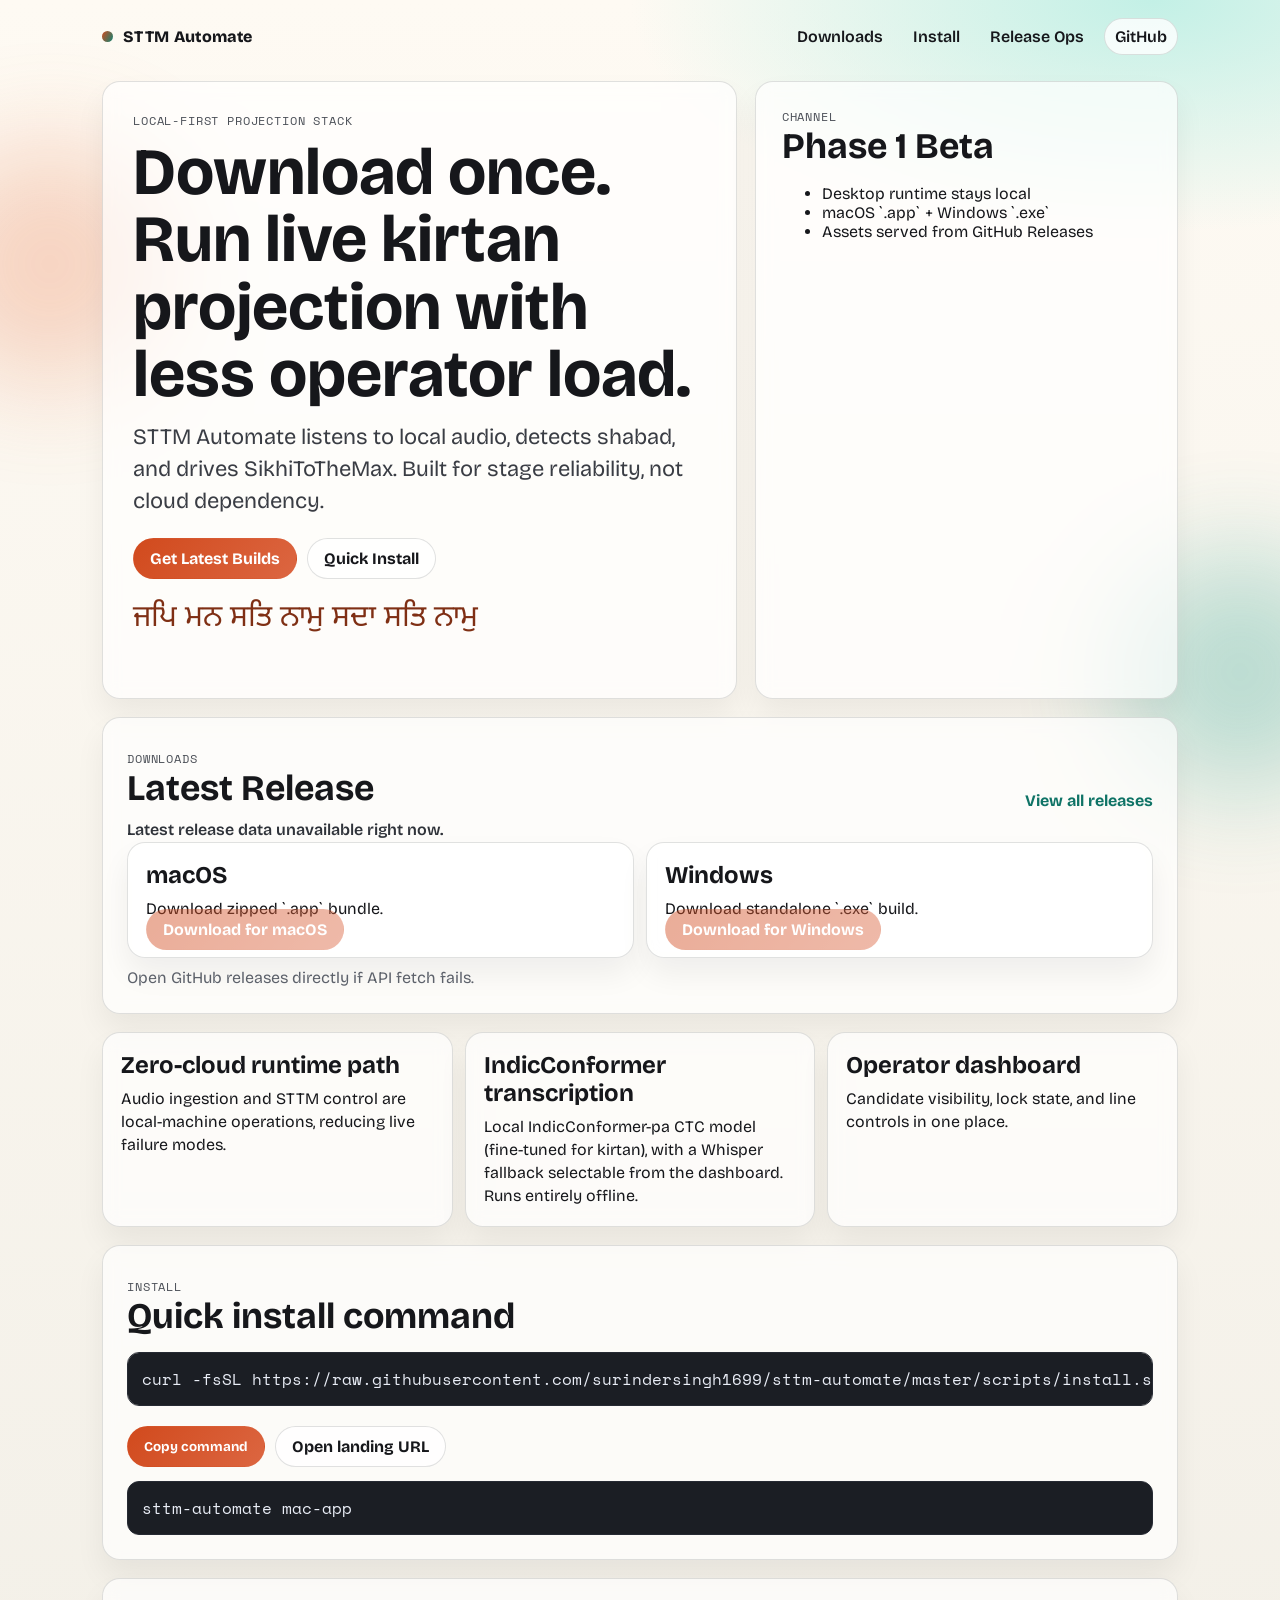
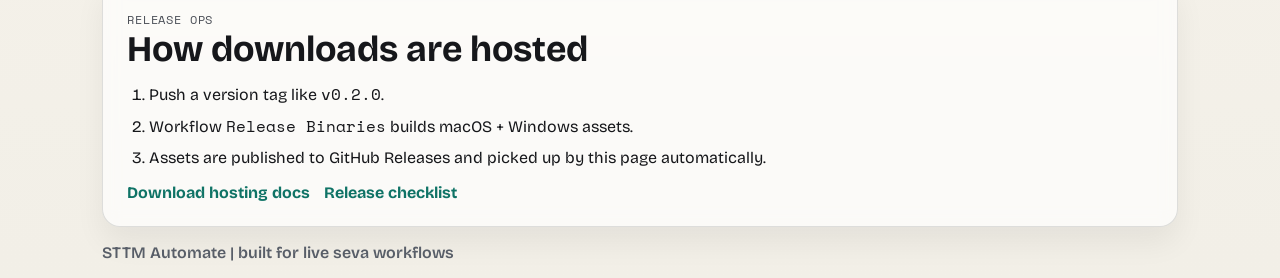
<file: landing/index.html>
<!doctype html>
<html lang="en">
<head>
  <meta charset="utf-8">
  <meta name="viewport" content="width=device-width, initial-scale=1">
  <title>STTM Automate | Live Kirtan Projection Automation</title>
  <meta name="description" content="Local-first STTM automation for live kirtan. Download desktop builds for macOS and Windows.">
  <link rel="preconnect" href="https://fonts.googleapis.com">
  <link rel="preconnect" href="https://fonts.gstatic.com" crossorigin>
  <link href="https://fonts.googleapis.com/css2?family=Bricolage+Grotesque:wght@400;600;700;800&family=Space+Mono:wght@400;700&family=Noto+Sans+Gurmukhi:wght@500;700&display=swap" rel="stylesheet">
  <link rel="stylesheet" href="./styles.css">
</head>
<body>
  <div class="noise"></div>
  <div class="glow glow-a"></div>
  <div class="glow glow-b"></div>

  <header class="topbar wrap">
    <a class="brand" href="#top">
      <span class="brand-dot"></span>
      <span>STTM Automate</span>
    </a>
    <nav>
      <a href="#downloads">Downloads</a>
      <a href="#install">Install</a>
      <a href="#ops">Release Ops</a>
      <a class="chip" href="https://github.com/surindersingh1699/sttm-automate" target="_blank" rel="noreferrer">GitHub</a>
    </nav>
  </header>

  <main id="top" class="wrap">
    <section class="hero">
      <div class="hero-left">
        <p class="eyebrow">Local-First Projection Stack</p>
        <h1>Download once. Run live kirtan projection with less operator load.</h1>
        <p class="lead">STTM Automate listens to local audio, detects shabad, and drives SikhiToTheMax. Built for stage reliability, not cloud dependency.</p>
        <div class="cta-row">
          <a class="btn btn-solid" href="#downloads">Get Latest Builds</a>
          <a class="btn btn-outline" href="#install">Quick Install</a>
        </div>
        <p class="gurmukhi">ਜਪਿ ਮਨ ਸਤਿ ਨਾਮੁ ਸਦਾ ਸਤਿ ਨਾਮੁ</p>
      </div>
      <div class="hero-right stat-card">
        <p class="mono label">CHANNEL</p>
        <h2>Phase 1 Beta</h2>
        <ul>
          <li>Desktop runtime stays local</li>
          <li>macOS `.app` + Windows `.exe`</li>
          <li>Assets served from GitHub Releases</li>
        </ul>
      </div>
    </section>

    <section id="downloads" class="panel downloads-panel reveal">
      <div class="panel-head">
        <div>
          <p class="mono label">DOWNLOADS</p>
          <h2>Latest Release</h2>
        </div>
        <a id="release-link" class="text-link" href="https://github.com/surindersingh1699/sttm-automate/releases" target="_blank" rel="noreferrer">View all releases</a>
      </div>

      <p id="release-meta" class="release-meta">Loading latest release data…</p>

      <div class="download-grid">
        <article class="download-card">
          <h3>macOS</h3>
          <p>Download zipped `.app` bundle.</p>
          <a id="mac-download" class="btn btn-solid disabled" href="#" aria-disabled="true">Download for macOS</a>
        </article>

        <article class="download-card">
          <h3>Windows</h3>
          <p>Download standalone `.exe` build.</p>
          <a id="win-download" class="btn btn-solid disabled" href="#" aria-disabled="true">Download for Windows</a>
        </article>
      </div>

      <p id="release-fallback" class="muted">
        If no release is published yet, create and push a tag like <code>v0.2.0</code>.
      </p>
    </section>

    <section class="feature-grid reveal">
      <article class="feature-card">
        <h3>Zero-cloud runtime path</h3>
        <p>Audio ingestion and STTM control are local-machine operations, reducing live failure modes.</p>
      </article>
      <article class="feature-card">
        <h3>IndicConformer transcription</h3>
        <p>Local IndicConformer-pa CTC model (fine-tuned for kirtan), with a Whisper fallback selectable from the dashboard. Runs entirely offline.</p>
      </article>
      <article class="feature-card">
        <h3>Operator dashboard</h3>
        <p>Candidate visibility, lock state, and line controls in one place.</p>
      </article>
    </section>

    <section id="install" class="panel reveal">
      <p class="mono label">INSTALL</p>
      <h2>Quick install command</h2>
      <pre><code id="install-cmd">curl -fsSL https://raw.githubusercontent.com/surindersingh1699/sttm-automate/master/scripts/install.sh | bash</code></pre>
      <div class="actions-row">
        <button id="copy-btn" class="btn btn-solid" type="button">Copy command</button>
        <a class="btn btn-outline" href="https://landing-mu-sandy.vercel.app" target="_blank" rel="noreferrer">Open landing URL</a>
      </div>
      <pre><code>sttm-automate mac-app</code></pre>
    </section>

    <section id="ops" class="panel reveal">
      <p class="mono label">RELEASE OPS</p>
      <h2>How downloads are hosted</h2>
      <ol>
        <li>Push a version tag like <code>v0.2.0</code>.</li>
        <li>Workflow <code>Release Binaries</code> builds macOS + Windows assets.</li>
        <li>Assets are published to GitHub Releases and picked up by this page automatically.</li>
      </ol>
      <div class="link-row">
        <a class="text-link" href="https://github.com/surindersingh1699/sttm-automate/blob/master/docs/download-hosting.md" target="_blank" rel="noreferrer">Download hosting docs</a>
        <a class="text-link" href="https://github.com/surindersingh1699/sttm-automate/blob/master/docs/phase-1-release-checklist.md" target="_blank" rel="noreferrer">Release checklist</a>
      </div>
    </section>
  </main>

  <footer class="wrap">
    <p>STTM Automate | built for live seva workflows</p>
  </footer>

  <script>
    const button = document.getElementById('copy-btn');
    const installCmd = document.getElementById('install-cmd').textContent;
    const macDownload = document.getElementById('mac-download');
    const winDownload = document.getElementById('win-download');
    const releaseMeta = document.getElementById('release-meta');
    const releaseLink = document.getElementById('release-link');
    const fallback = document.getElementById('release-fallback');

    const owner = 'surindersingh1699';
    const repo = 'sttm-automate';

    function setDownload(anchor, url) {
      anchor.href = url;
      anchor.classList.remove('disabled');
      anchor.removeAttribute('aria-disabled');
    }

    async function loadRelease() {
      const api = `https://api.github.com/repos/${owner}/${repo}/releases/latest`;
      try {
        const res = await fetch(api, { headers: { Accept: 'application/vnd.github+json' } });
        if (!res.ok) throw new Error(`GitHub API error ${res.status}`);
        const data = await res.json();

        const tag = data.tag_name || 'unknown';
        releaseMeta.textContent = `Latest: ${tag}`;
        releaseLink.href = data.html_url || releaseLink.href;

        const assets = Array.isArray(data.assets) ? data.assets : [];
        const mac = assets.find(a => /STTM-Automate-mac-.*\.zip$/i.test(a.name));
        const win = assets.find(a => /STTM-Automate-windows-.*\.exe$/i.test(a.name));

        if (mac) setDownload(macDownload, mac.browser_download_url);
        if (win) setDownload(winDownload, win.browser_download_url);

        if (mac || win) fallback.textContent = 'Downloads are fetched from the latest GitHub Release.';
      } catch (err) {
        releaseMeta.textContent = 'Latest release data unavailable right now.';
        fallback.textContent = 'Open GitHub releases directly if API fetch fails.';
      }
    }

    button.addEventListener('click', async () => {
      try {
        await navigator.clipboard.writeText(installCmd);
        button.textContent = 'Copied';
        setTimeout(() => button.textContent = 'Copy command', 1400);
      } catch {
        button.textContent = 'Copy failed';
      }
    });

    loadRelease();
  </script>
</body>
</html>
</file>
<file: landing/styles.css>
:root {
  --ink: #16171b;
  --ink-soft: #3a3d44;
  --paper: #fbf7ef;
  --panel: rgba(255, 255, 255, 0.68);
  --line: rgba(22, 23, 27, 0.13);
  --hot: #d14a1d;
  --cold: #0d8474;
  --mono: "Space Mono", monospace;
  --display: "Bricolage Grotesque", "Avenir Next", sans-serif;
  --gurmukhi: "Noto Sans Gurmukhi", sans-serif;
}

* {
  box-sizing: border-box;
}

html, body {
  margin: 0;
  min-height: 100%;
  background:
    radial-gradient(1200px 500px at 10% -20%, #ffd9c0 0%, rgba(255, 217, 192, 0) 60%),
    radial-gradient(900px 400px at 90% 0%, #c3f0e6 0%, rgba(195, 240, 230, 0) 58%),
    linear-gradient(180deg, #fefaf3 0%, #f2efe7 100%);
  color: var(--ink);
  font-family: var(--display);
}

.noise {
  position: fixed;
  inset: 0;
  pointer-events: none;
  opacity: 0.12;
  background-image: radial-gradient(#000 0.4px, transparent 0.4px);
  background-size: 4px 4px;
  z-index: 0;
}

.glow {
  position: fixed;
  width: 240px;
  height: 240px;
  border-radius: 999px;
  filter: blur(55px);
  opacity: 0.3;
  pointer-events: none;
  z-index: 0;
}

.glow-a {
  background: #ea7f52;
  top: 16vh;
  left: -70px;
}

.glow-b {
  background: #2ca18f;
  right: -80px;
  bottom: 12vh;
}

.wrap {
  max-width: 1120px;
  margin: 0 auto;
  padding: 0 22px;
  position: relative;
  z-index: 1;
}

.topbar {
  display: flex;
  justify-content: space-between;
  align-items: center;
  padding-top: 18px;
  padding-bottom: 12px;
}

.brand {
  color: var(--ink);
  text-decoration: none;
  font-weight: 800;
  letter-spacing: 0.02em;
  display: inline-flex;
  align-items: center;
  gap: 10px;
}

.brand-dot {
  width: 11px;
  height: 11px;
  border-radius: 999px;
  background: linear-gradient(120deg, var(--hot), var(--cold));
}

nav {
  display: flex;
  align-items: center;
  gap: 10px;
}

nav a {
  text-decoration: none;
  color: var(--ink);
  font-weight: 600;
  padding: 8px 10px;
  border-radius: 999px;
}

nav a:hover {
  background: rgba(255, 255, 255, 0.6);
}

.chip {
  border: 1px solid var(--line);
  background: rgba(255, 255, 255, 0.8);
}

.hero {
  margin-top: 14px;
  display: grid;
  grid-template-columns: 1.2fr 0.8fr;
  gap: 18px;
}

.hero-left,
.stat-card,
.panel,
.feature-card,
.download-card {
  border: 1px solid var(--line);
  background: var(--panel);
  backdrop-filter: blur(8px);
  border-radius: 18px;
  box-shadow: 0 16px 30px rgba(0, 0, 0, 0.06);
}

.hero-left {
  padding: 30px;
  animation: rise 560ms ease-out;
}

.stat-card {
  padding: 26px;
  animation: rise 740ms ease-out;
}

.eyebrow,
.label {
  margin: 0;
  font-family: var(--mono);
  letter-spacing: 0.07em;
  font-size: 12px;
  text-transform: uppercase;
  color: #4b4f57;
}

h1 {
  margin: 10px 0 14px;
  font-size: clamp(34px, 5.5vw, 66px);
  line-height: 1.02;
}

h2 {
  margin: 0;
  font-size: clamp(24px, 3vw, 36px);
}

.lead {
  margin: 0;
  max-width: 760px;
  font-size: clamp(17px, 2.3vw, 22px);
  line-height: 1.45;
  color: var(--ink-soft);
}

.gurmukhi {
  margin-top: 20px;
  font-family: var(--gurmukhi);
  font-size: clamp(20px, 2.8vw, 30px);
  color: #7f2f14;
}

.cta-row,
.actions-row {
  display: flex;
  gap: 10px;
  flex-wrap: wrap;
  margin-top: 20px;
}

.btn {
  border: 1px solid transparent;
  border-radius: 999px;
  text-decoration: none;
  font-weight: 700;
  font-family: var(--display);
  padding: 10px 16px;
  cursor: pointer;
}

.btn-solid {
  color: #fff;
  background: linear-gradient(130deg, var(--hot), #dc6641);
}

.btn-outline {
  color: var(--ink);
  border-color: var(--line);
  background: rgba(255, 255, 255, 0.75);
}

.btn.disabled {
  opacity: 0.45;
  pointer-events: none;
}

.mono {
  font-family: var(--mono);
}

.text-link {
  color: #0f7366;
  text-decoration: none;
  font-weight: 700;
}

.text-link:hover {
  text-decoration: underline;
}

.panel {
  margin-top: 18px;
  padding: 24px;
  animation: rise 800ms ease-out;
}

.panel-head {
  display: flex;
  justify-content: space-between;
  align-items: flex-end;
  gap: 12px;
}

.release-meta {
  margin: 14px 0;
  color: #2f333a;
  font-weight: 600;
}

.download-grid {
  display: grid;
  grid-template-columns: repeat(2, minmax(0, 1fr));
  gap: 12px;
}

.download-card {
  padding: 18px;
}

.download-card h3,
.feature-card h3 {
  margin: 0;
  font-size: 24px;
}

.download-card p,
.feature-card p,
.panel p,
.panel li {
  margin: 8px 0 0;
  line-height: 1.45;
}

.feature-grid {
  margin-top: 18px;
  display: grid;
  grid-template-columns: repeat(3, minmax(0, 1fr));
  gap: 12px;
}

.feature-card {
  padding: 18px;
  animation: rise 1s ease-out;
}

ol {
  margin: 12px 0 0;
  padding-left: 22px;
}

.link-row {
  margin-top: 14px;
  display: flex;
  gap: 14px;
  flex-wrap: wrap;
}

.muted {
  margin-top: 12px;
  color: #5f646d;
}

pre {
  margin: 14px 0 0;
  overflow-x: auto;
  border: 1px solid #262a33;
  background: #1b1e24;
  color: #e9edf6;
  border-radius: 12px;
  padding: 14px;
}

code {
  font-family: var(--mono);
}

footer {
  margin-top: 24px;
  padding-top: 10px;
  padding-bottom: 28px;
  color: #585e68;
  font-weight: 600;
}

.reveal {
  animation: rise 720ms ease-out;
}

@keyframes rise {
  from {
    opacity: 0;
    transform: translateY(14px);
  }
  to {
    opacity: 1;
    transform: translateY(0);
  }
}

@media (max-width: 1000px) {
  .hero {
    grid-template-columns: 1fr;
  }

  .feature-grid {
    grid-template-columns: 1fr;
  }

  .download-grid {
    grid-template-columns: 1fr;
  }
}

@media (max-width: 760px) {
  .topbar {
    flex-direction: column;
    align-items: flex-start;
    gap: 10px;
  }

  nav {
    flex-wrap: wrap;
  }

  h1 {
    font-size: clamp(32px, 11vw, 46px);
  }
}
</file>
